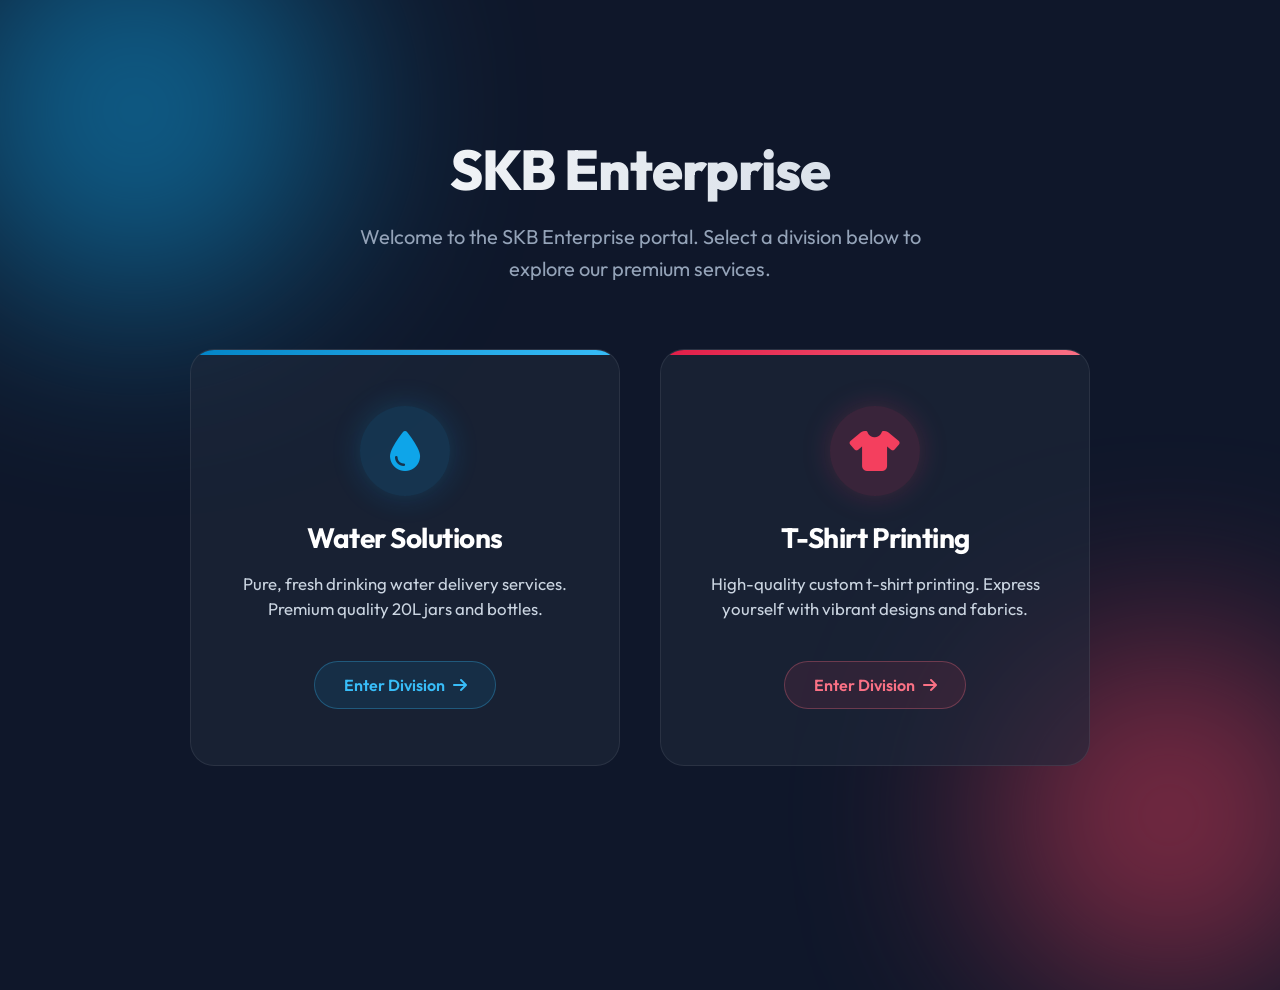
<file: index.html>
<!DOCTYPE html>
<html lang="en">

<head>
    <meta charset="UTF-8">
    <meta name="viewport" content="width=device-width, initial-scale=1.0">
    <title>SKB Enterprise Portal</title>
    <!-- Google Fonts -->
    <link rel="preconnect" href="https://fonts.googleapis.com">
    <link rel="preconnect" href="https://fonts.gstatic.com" crossorigin>
    <link href="https://fonts.googleapis.com/css2?family=Outfit:wght@300;400;500;700;800&display=swap" rel="stylesheet">
    <!-- FontAwesome for Icons -->
    <link rel="stylesheet" href="https://cdnjs.cloudflare.com/ajax/libs/font-awesome/6.4.0/css/all.min.css">
    <link rel="stylesheet" href="style.css">
</head>

<body>
    <div class="ambient-glow glow-blue"></div>
    <div class="ambient-glow glow-red"></div>

    <div class="container">
        <header>
            <h1>SKB Enterprise</h1>
            <p class="subtitle">Welcome to the SKB Enterprise portal. Select a division below to explore our premium
                services.</p>
        </header>

        <div class="portal-grid">
            <!-- Water Solutions Link -->
            <a href="SKB-Water-Solutions/index.html" class="portal-card card-water">
                <div class="icon-circle">
                    <i class="fa-solid fa-droplet"></i>
                </div>
                <h2>Water Solutions</h2>
                <p class="desc">Pure, fresh drinking water delivery services. Premium quality 20L jars and bottles.</p>
                <div class="btn-visit">
                    Enter Division <i class="fa-solid fa-arrow-right"></i>
                </div>
            </a>

            <!-- T-Shirt Printing Link -->
            <a href="t-shirt printing/index.html" class="portal-card card-tshirt">
                <div class="icon-circle">
                    <i class="fa-solid fa-shirt"></i>
                </div>
                <h2>T-Shirt Printing</h2>
                <p class="desc">High-quality custom t-shirt printing. Express yourself with vibrant designs and fabrics.
                </p>
                <div class="btn-visit">
                    Enter Division <i class="fa-solid fa-arrow-right"></i>
                </div>
            </a>
        </div>
    </div>

    <!-- Portal Interactivity Script -->
    <script src="script.js"></script>
</body>

</html>
</file>
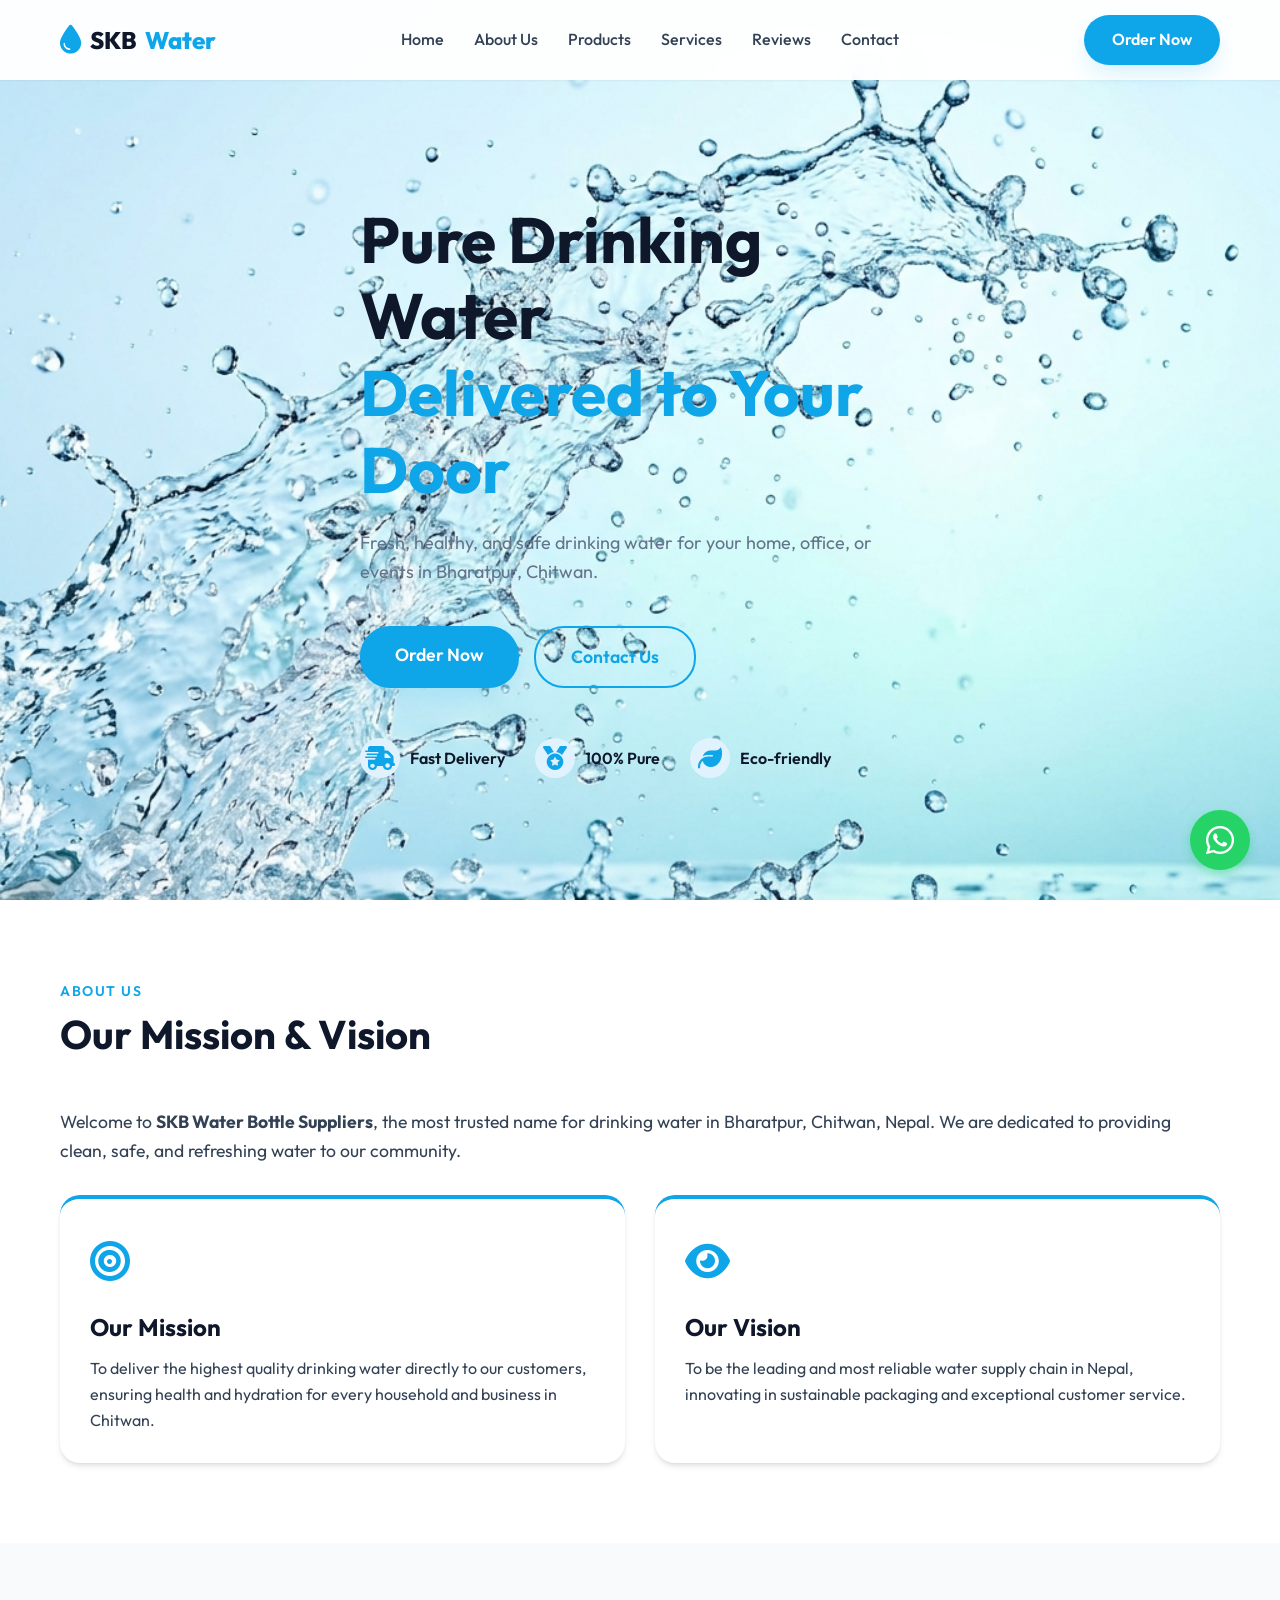
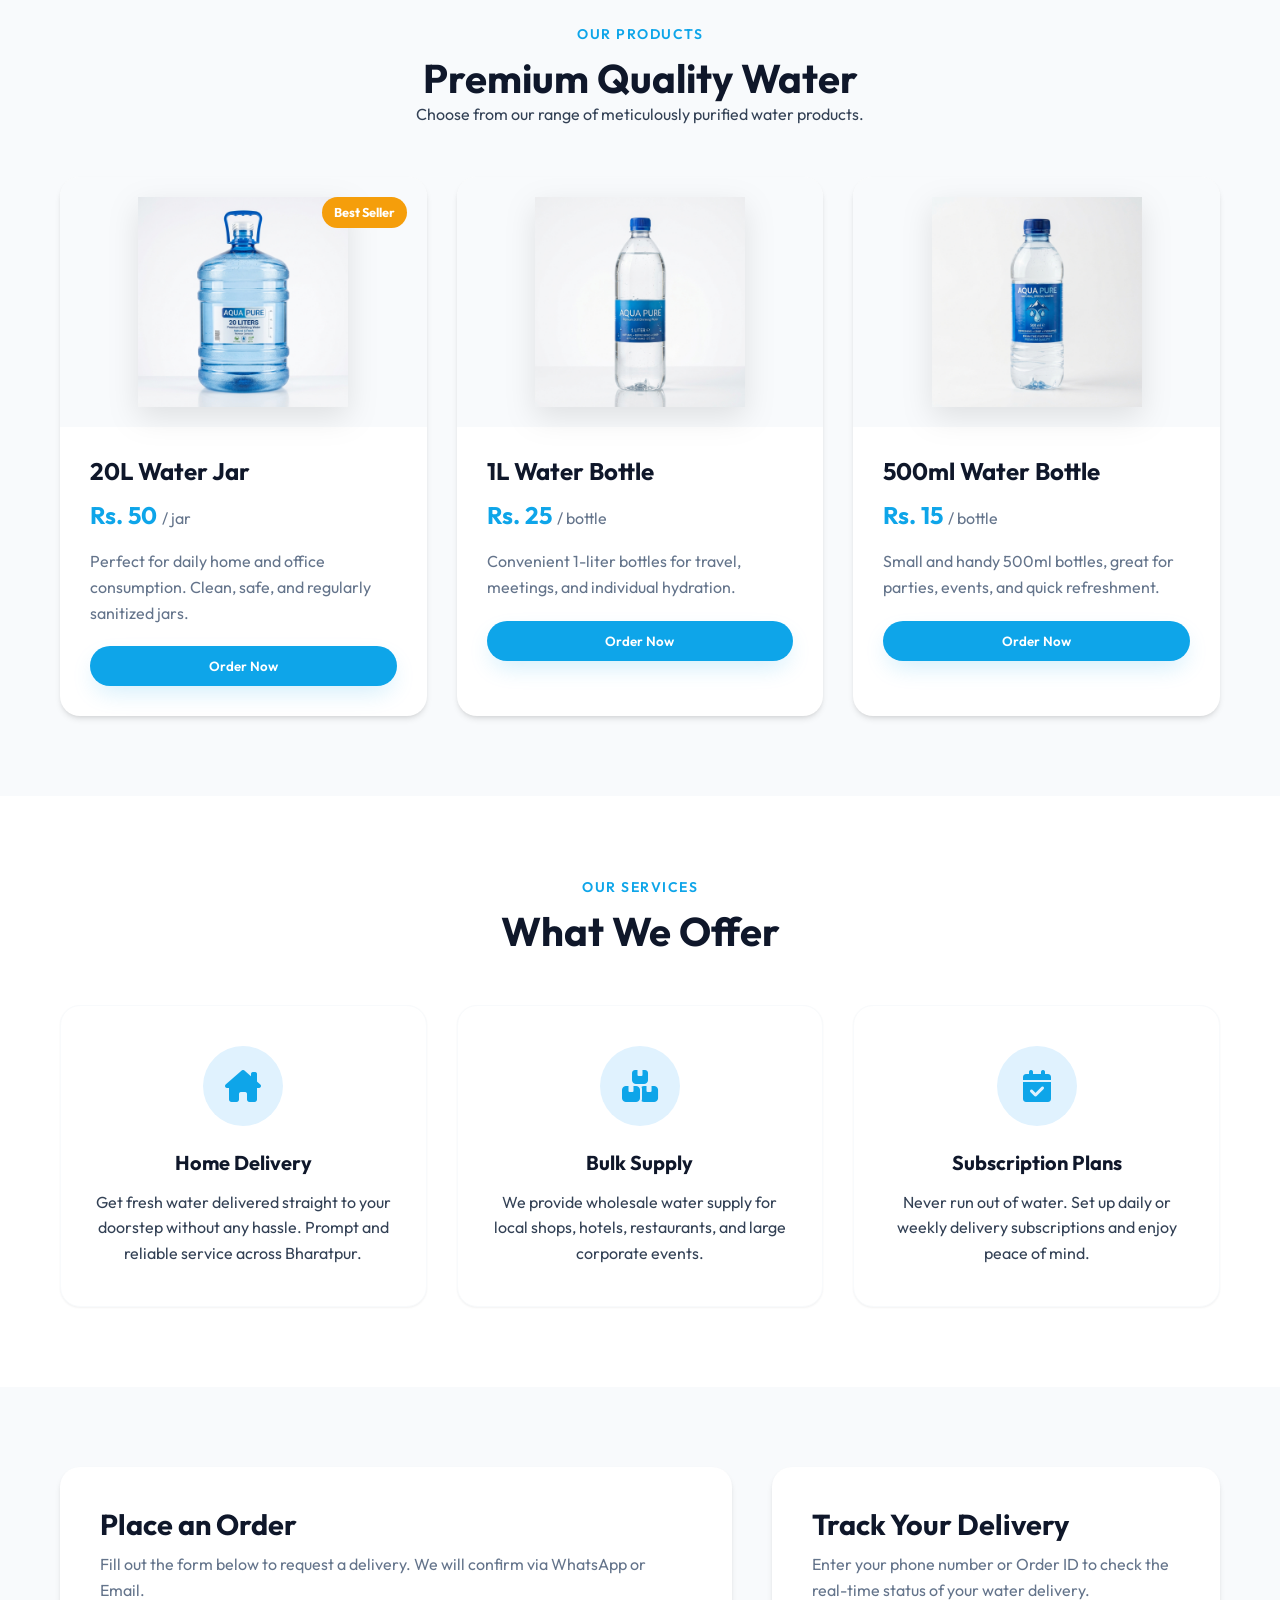
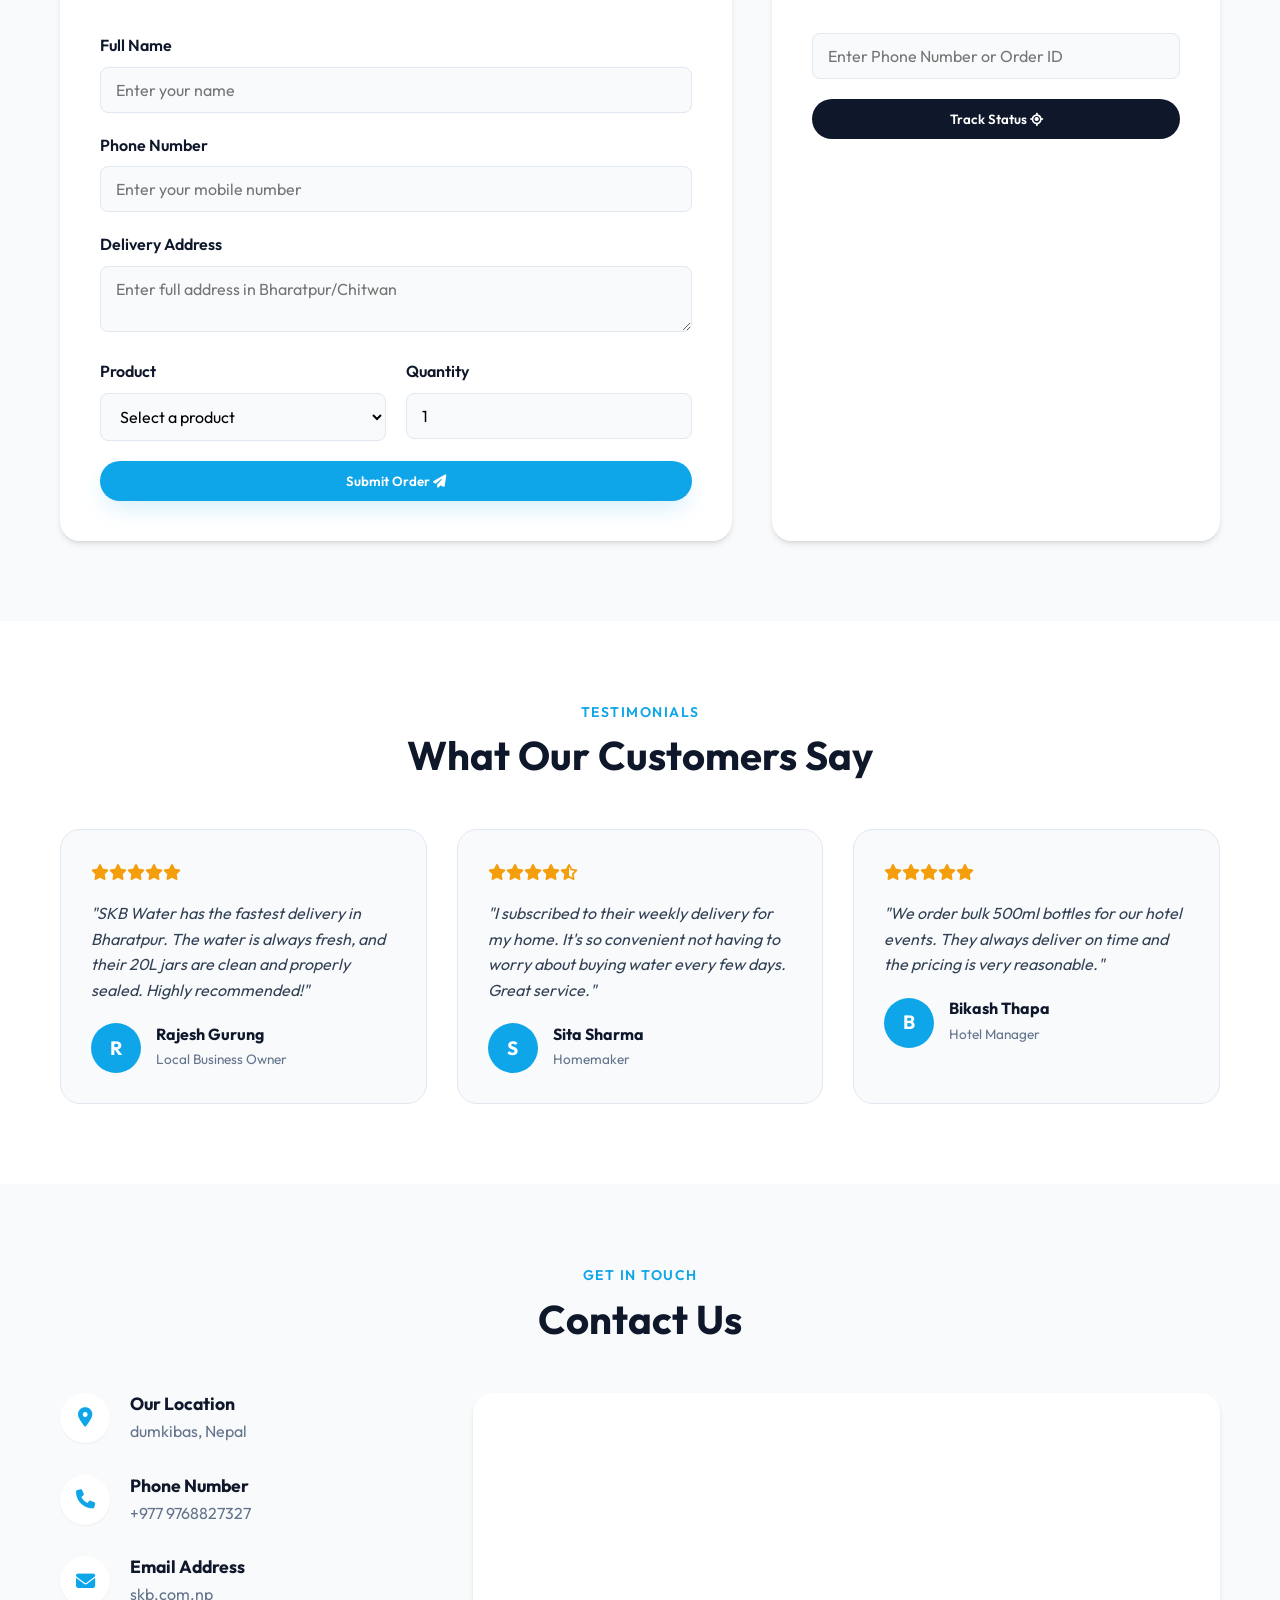
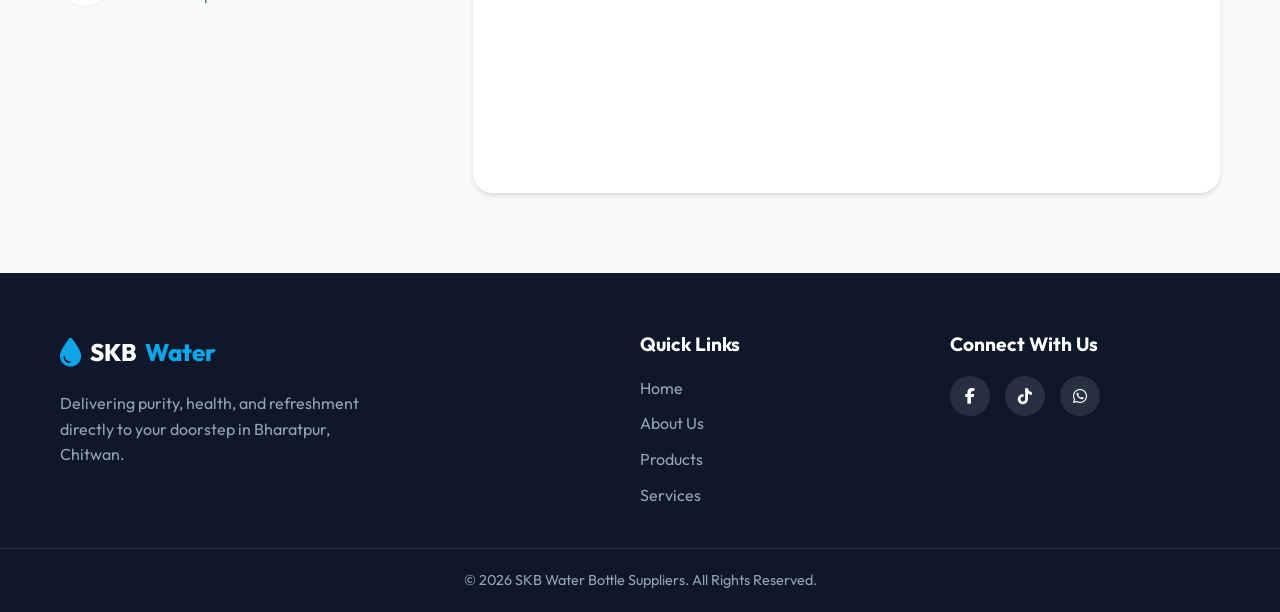
<file: SKB-Water-Solutions/index.html>
<!DOCTYPE html>
<html lang="en">

<head>
    <meta charset="UTF-8">
    <meta name="viewport" content="width=device-width, initial-scale=1.0">
    <title>SKB Water Bottle Suppliers - Pure Drinking Water in Bharatpur</title>
    <meta name="description"
        content="SKB Water Bottle Suppliers provides pure, fresh drinking water delivery in Bharatpur, Chitwan, Nepal. Order 20L jars and water bottles today.">
    <!-- Google Fonts -->
    <link rel="preconnect" href="https://fonts.googleapis.com">
    <link rel="preconnect" href="https://fonts.gstatic.com" crossorigin>
    <link href="https://fonts.googleapis.com/css2?family=Outfit:wght@300;400;500;600;700;800&display=swap"
        rel="stylesheet">
    <!-- FontAwesome for Icons -->
    <link rel="stylesheet" href="https://cdnjs.cloudflare.com/ajax/libs/font-awesome/6.4.0/css/all.min.css">
    <!-- Custom CSS -->
    <link rel="stylesheet" href="style.css">
</head>

<body>

    <!-- Header / Navigation -->
    <header class="header">
        <div class="container header-container">
            <a href="#" class="logo">
                <i class="fa-solid fa-droplet"></i>
                SKB <span>Water</span>
            </a>
            <nav class="navbar">
                <ul class="nav-links">
                    <li><a href="#home">Home</a></li>
                    <li><a href="#about">About Us</a></li>
                    <li><a href="#products">Products</a></li>
                    <li><a href="#services">Services</a></li>
                    <li><a href="#reviews">Reviews</a></li>
                    <li><a href="#contact">Contact</a></li>
                </ul>
            </nav>
            <div class="nav-buttons">
                <a href="#order" class="btn btn-primary">Order Now</a>
                <button class="mobile-menu-btn"><i class="fa-solid fa-bars"></i></button>
            </div>
        </div>
    </header>

    <!-- Hero Section -->
    <section id="home" class="hero">
        <div class="hero-bg">
            <img src="images/hero_bg.png" alt="Pure splashing water background">
            <div class="hero-overlay"></div>
        </div>
        <div class="container hero-content">
            <h1>Pure Drinking Water <br><span class="highlight">Delivered to Your Door</span></h1>
            <p>Fresh, healthy, and safe drinking water for your home, office, or events in Bharatpur, Chitwan.</p>
            <div class="hero-btns">
                <a href="#order" class="btn btn-primary btn-large">Order Now</a>
                <a href="#contact" class="btn btn-outline btn-large">Contact Us</a>
            </div>
            <div class="hero-stats">
                <div class="stat-item">
                    <i class="fa-solid fa-truck-fast"></i>
                    <span>Fast Delivery</span>
                </div>
                <div class="stat-item">
                    <i class="fa-solid fa-medal"></i>
                    <span>100% Pure</span>
                </div>
                <div class="stat-item">
                    <i class="fa-solid fa-leaf"></i>
                    <span>Eco-friendly</span>
                </div>
            </div>
        </div>
    </section>

    <!-- About Section -->
    <section id="about" class="about section-padding">
        <div class="container about-container">
            <div class="about-text">
                <div class="section-title">
                    <span class="subtitle">About Us</span>
                    <h2>Our Mission & Vision</h2>
                </div>
                <p>Welcome to <strong>SKB Water Bottle Suppliers</strong>, the most trusted name for drinking water in
                    Bharatpur, Chitwan, Nepal. We are dedicated to providing clean, safe, and refreshing water to our
                    community.</p>
                <div class="mission-vision">
                    <div class="mv-card">
                        <div class="mv-icon"><i class="fa-solid fa-bullseye"></i></div>
                        <h3>Our Mission</h3>
                        <p>To deliver the highest quality drinking water directly to our customers, ensuring health and
                            hydration for every household and business in Chitwan.</p>
                    </div>
                    <div class="mv-card">
                        <div class="mv-icon"><i class="fa-solid fa-eye"></i></div>
                        <h3>Our Vision</h3>
                        <p>To be the leading and most reliable water supply chain in Nepal, innovating in sustainable
                            packaging and exceptional customer service.</p>
                    </div>
                </div>
            </div>
        </div>
    </section>

    <!-- Products Section -->
    <section id="products" class="products section-padding bg-light">
        <div class="container">
            <div class="section-title text-center">
                <span class="subtitle">Our Products</span>
                <h2>Premium Quality Water</h2>
                <p>Choose from our range of meticulously purified water products.</p>
            </div>
            <div class="product-grid">
                <!-- Product 1 -->
                <div class="product-card">
                    <div class="product-img">
                        <img src="images/20l_jar.png" alt="20L Water Jar">
                        <span class="badge">Best Seller</span>
                    </div>
                    <div class="product-info">
                        <h3>20L Water Jar</h3>
                        <p class="price">Rs. 50 <span>/ jar</span></p>
                        <p class="desc">Perfect for daily home and office consumption. Clean, safe, and regularly
                            sanitized jars.</p>
                        <button class="btn btn-primary btn-block" onclick="selectProduct('20L Jar')">Order Now</button>
                    </div>
                </div>
                <!-- Product 2 -->
                <div class="product-card">
                    <div class="product-img">
                        <img src="images/1l_bottle.png" alt="1L Water Bottle">
                    </div>
                    <div class="product-info">
                        <h3>1L Water Bottle</h3>
                        <p class="price">Rs. 25 <span>/ bottle</span></p>
                        <p class="desc">Convenient 1-liter bottles for travel, meetings, and individual hydration.</p>
                        <button class="btn btn-primary btn-block" onclick="selectProduct('1L Bottle')">Order
                            Now</button>
                    </div>
                </div>
                <!-- Product 3 -->
                <div class="product-card">
                    <div class="product-img">
                        <img src="images/500ml_bottle.png" alt="500ml Water Bottle">
                    </div>
                    <div class="product-info">
                        <h3>500ml Water Bottle</h3>
                        <p class="price">Rs. 15 <span>/ bottle</span></p>
                        <p class="desc">Small and handy 500ml bottles, great for parties, events, and quick refreshment.
                        </p>
                        <button class="btn btn-primary btn-block" onclick="selectProduct('500ml Bottle')">Order
                            Now</button>
                    </div>
                </div>
            </div>
        </div>
    </section>

    <!-- Services Section -->
    <section id="services" class="services section-padding">
        <div class="container">
            <div class="section-title text-center">
                <span class="subtitle">Our Services</span>
                <h2>What We Offer</h2>
            </div>
            <div class="services-grid">
                <div class="service-card">
                    <div class="service-icon"><i class="fa-solid fa-house-chimney"></i></div>
                    <h3>Home Delivery</h3>
                    <p>Get fresh water delivered straight to your doorstep without any hassle. Prompt and reliable
                        service across Bharatpur.</p>
                </div>
                <div class="service-card">
                    <div class="service-icon"><i class="fa-solid fa-boxes-stacked"></i></div>
                    <h3>Bulk Supply</h3>
                    <p>We provide wholesale water supply for local shops, hotels, restaurants, and large corporate
                        events.</p>
                </div>
                <div class="service-card">
                    <div class="service-icon"><i class="fa-solid fa-calendar-check"></i></div>
                    <h3>Subscription Plans</h3>
                    <p>Never run out of water. Set up daily or weekly delivery subscriptions and enjoy peace of mind.
                    </p>
                </div>
            </div>
        </div>
    </section>

    <!-- Delivery Tracking & Order Section -->
    <section id="order" class="order-track-section section-padding bg-light">
        <div class="container">
            <div class="two-column-layout">
                <!-- Order Form -->
                <div class="order-form-wrapper box-shadow-card">
                    <h3>Place an Order</h3>
                    <p>Fill out the form below to request a delivery. We will confirm via WhatsApp or Email.</p>
                    <form id="orderForm" class="custom-form" action="https://api.web3forms.com/submit" method="POST">
                        <input type="hidden" name="access_key" value="480ceab5-21b1-4908-9e34-2603b8bf6b50">
                        <div class="form-group">
                            <label for="name">Full Name</label>
                            <input type="text" id="name" name="name" placeholder="Enter your name" required>
                        </div>
                        <div class="form-group">
                            <label for="phone">Phone Number</label>
                            <input type="tel" id="phone" name="phone" placeholder="Enter your mobile number" required>
                        </div>
                        <div class="form-group">
                            <label for="address">Delivery Address</label>
                            <textarea id="address" name="address" placeholder="Enter full address in Bharatpur/Chitwan"
                                rows="2" required></textarea>
                        </div>
                        <div class="form-row">
                            <div class="form-group half">
                                <label for="product">Product</label>
                                <select id="product" name="product" required>
                                    <option value="" disabled selected>Select a product</option>
                                    <option value="20L Jar">20L Water Jar</option>
                                    <option value="1L Bottle">1L Water Bottle</option>
                                    <option value="500ml Bottle">500ml Water Bottle</option>
                                </select>
                            </div>
                            <div class="form-group half">
                                <label for="quantity">Quantity</label>
                                <input type="number" id="quantity" name="quantity" min="1" value="1" required>
                            </div>
                        </div>
                        <button type="submit" class="btn btn-primary btn-block">Submit Order <i
                                class="fa-solid fa-paper-plane"></i></button>
                    </form>
                </div>

                <!-- Delivery Tracking -->
                <div class="tracking-wrapper box-shadow-card">
                    <h3>Track Your Delivery</h3>
                    <p>Enter your phone number or Order ID to check the real-time status of your water delivery.</p>
                    <form id="trackForm" class="custom-form tracking-form">
                        <div class="form-group">
                            <input type="text" id="trackId" placeholder="Enter Phone Number or Order ID" required>
                        </div>
                        <button type="submit" class="btn btn-secondary btn-block">Track Status <i
                                class="fa-solid fa-location-crosshairs"></i></button>
                    </form>
                    <div id="trackResult" class="track-result hidden">
                        <!-- Result injected via JS -->
                    </div>
                </div>
            </div>
        </div>
    </section>

    <!-- Reviews Section -->
    <section id="reviews" class="reviews section-padding">
        <div class="container">
            <div class="section-title text-center">
                <span class="subtitle">Testimonials</span>
                <h2>What Our Customers Say</h2>
            </div>
            <div class="reviews-grid">
                <div class="review-card">
                    <div class="stars">
                        <i class="fa-solid fa-star"></i><i class="fa-solid fa-star"></i><i
                            class="fa-solid fa-star"></i><i class="fa-solid fa-star"></i><i
                            class="fa-solid fa-star"></i>
                    </div>
                    <p class="review-text">"SKB Water has the fastest delivery in Bharatpur. The water is always fresh,
                        and their 20L jars are clean and properly sealed. Highly recommended!"</p>
                    <div class="reviewer">
                        <div class="avatar">R</div>
                        <div>
                            <h4>Rajesh Gurung</h4>
                            <span>Local Business Owner</span>
                        </div>
                    </div>
                </div>
                <div class="review-card">
                    <div class="stars">
                        <i class="fa-solid fa-star"></i><i class="fa-solid fa-star"></i><i
                            class="fa-solid fa-star"></i><i class="fa-solid fa-star"></i><i
                            class="fa-solid fa-star-half-stroke"></i>
                    </div>
                    <p class="review-text">"I subscribed to their weekly delivery for my home. It's so convenient not
                        having to worry about buying water every few days. Great service."</p>
                    <div class="reviewer">
                        <div class="avatar">S</div>
                        <div>
                            <h4>Sita Sharma</h4>
                            <span>Homemaker</span>
                        </div>
                    </div>
                </div>
                <div class="review-card">
                    <div class="stars">
                        <i class="fa-solid fa-star"></i><i class="fa-solid fa-star"></i><i
                            class="fa-solid fa-star"></i><i class="fa-solid fa-star"></i><i
                            class="fa-solid fa-star"></i>
                    </div>
                    <p class="review-text">"We order bulk 500ml bottles for our hotel events. They always deliver on
                        time and the pricing is very reasonable."</p>
                    <div class="reviewer">
                        <div class="avatar">B</div>
                        <div>
                            <h4>Bikash Thapa</h4>
                            <span>Hotel Manager</span>
                        </div>
                    </div>
                </div>
            </div>
        </div>
    </section>

    <!-- Contact Section -->
    <section id="contact" class="contact section-padding bg-light">
        <div class="container">
            <div class="section-title text-center">
                <span class="subtitle">Get In Touch</span>
                <h2>Contact Us</h2>
            </div>
            <div class="contact-grid">
                <div class="contact-info">
                    <div class="contact-item">
                        <div class="icon"><i class="fa-solid fa-location-dot"></i></div>
                        <div>
                            <h4>Our Location</h4>
                            <p>dumkibas, Nepal</p>
                        </div>
                    </div>
                    <div class="contact-item">
                        <div class="icon"><i class="fa-solid fa-phone"></i></div>
                        <div>
                            <h4>Phone Number</h4>
                            <p>+977 9768827327</p>
                        </div>
                    </div>
                    <div class="contact-item">
                        <div class="icon"><i class="fa-solid fa-envelope"></i></div>
                        <div>
                            <h4>Email Address</h4>
                            <p>skb.com.np</p>
                        </div>
                    </div>
                </div>
                <div class="contact-map box-shadow-card">
                    <!-- Google Map Embed Placeholder -->
                    <iframe
                        src="https://www.google.com/maps/embed?pb=!1m18!1m12!1m3!1d7071.8490418741785!2d83.86330241448951!3d27.595869604051952!2m3!1f0!2f0!3f0!3m2!1i1024!2i768!4f13.1!3m3!1m2!1s0x399439a541350431%3A0x67dc9d675ab4a1d!2sSKB%20t%20shirt%20printing!5e0!3m2!1sen!2snp!4v1777618627232!5m2!1sen!2snp"
                        width="100%" height="100%" style="border:0;" allowfullscreen="" loading="lazy"
                        referrerpolicy="no-referrer-when-downgrade"></iframe>
                </div>
            </div>
        </div>
    </section>

    <!-- Footer -->
    <footer class="footer">
        <div class="container footer-container">
            <div class="footer-brand">
                <a href="#" class="logo footer-logo">
                    <i class="fa-solid fa-droplet"></i>
                    SKB <span>Water</span>
                </a>
                <p>Delivering purity, health, and refreshment directly to your doorstep in Bharatpur, Chitwan.</p>
            </div>
            <div class="footer-links">
                <h3>Quick Links</h3>
                <ul>
                    <li><a href="#home">Home</a></li>
                    <li><a href="#about">About Us</a></li>
                    <li><a href="#products">Products</a></li>
                    <li><a href="#services">Services</a></li>
                </ul>
            </div>
            <div class="footer-social">
                <h3>Connect With Us</h3>
                <div class="social-icons">
                    <a href="#" class="social-icon facebook"><i class="fa-brands fa-facebook-f"></i></a>
                    <a href="#" class="social-icon tiktok"><i class="fa-brands fa-tiktok"></i></a>
                    <a href="#" class="social-icon whatsapp-icon"><i class="fa-brands fa-whatsapp"></i></a>
                </div>
            </div>
        </div>
        <div class="footer-bottom">
            <p>&copy; 2026 SKB Water Bottle Suppliers. All Rights Reserved.</p>
        </div>
    </footer>

    <!-- Floating WhatsApp Button -->
    <a href="https://wa.me/9779768827327" class="floating-whatsapp" target="_blank" aria-label="Chat on WhatsApp">
        <i class="fa-brands fa-whatsapp"></i>
    </a>

    <!-- Custom JS -->
    <script src="script.js"></script>
</body>

</html>
</file>
<file: style.css>
:root {
    --bg-color: #0f172a;
    --text-color: #f8fafc;
    --card-bg: rgba(30, 41, 59, 0.6);
    --card-hover: rgba(51, 65, 85, 0.8);
    --water-accent: #0ea5e9;
    --tshirt-accent: #f43f5e;
    --gradient-water: linear-gradient(135deg, #0284c7, #38bdf8);
    --gradient-tshirt: linear-gradient(135deg, #e11d48, #fb7185);
}

* {
    margin: 0;
    padding: 0;
    box-sizing: border-box;
}

body {
    font-family: 'Outfit', sans-serif;
    background-color: var(--bg-color);
    color: var(--text-color);
    min-height: 100vh;
    display: flex;
    flex-direction: column;
    align-items: center;
    justify-content: center;
    padding: 2rem;
    position: relative;
    overflow-x: hidden;
}

/* Ambient Background Glow */
.ambient-glow {
    position: absolute;
    border-radius: 50%;
    filter: blur(100px);
    z-index: 0;
    opacity: 0.5;
    animation: pulse 8s infinite alternate ease-in-out;
}

.glow-blue {
    width: 400px;
    height: 400px;
    background: var(--water-accent);
    top: -10%;
    left: -5%;
}

.glow-red {
    width: 350px;
    height: 350px;
    background: var(--tshirt-accent);
    bottom: -10%;
    right: -5%;
    animation-delay: -4s;
}

@keyframes pulse {
    0% {
        transform: scale(1) translate(0, 0);
        opacity: 0.4;
    }

    100% {
        transform: scale(1.2) translate(30px, 40px);
        opacity: 0.6;
    }
}

.container {
    position: relative;
    z-index: 1;
    width: 100%;
    max-width: 900px;
    text-align: center;
}

header {
    margin-bottom: 4rem;
    animation: fadeInDown 1s ease-out forwards;
}

@keyframes fadeInDown {
    from {
        opacity: 0;
        transform: translateY(-30px);
    }

    to {
        opacity: 1;
        transform: translateY(0);
    }
}

h1 {
    font-size: 3.5rem;
    font-weight: 800;
    margin-bottom: 1rem;
    background: linear-gradient(to right, #ffffff, #cbd5e1);
    -webkit-background-clip: text;
    background-clip: text;
    -webkit-text-fill-color: transparent;
    color: transparent;
    letter-spacing: -1px;
}

.subtitle {
    font-size: 1.25rem;
    color: #94a3b8;
    max-width: 600px;
    margin: 0 auto;
    line-height: 1.6;
}

.portal-grid {
    display: grid;
    grid-template-columns: repeat(auto-fit, minmax(320px, 1fr));
    gap: 2.5rem;
    animation: fadeInUp 1s ease-out 0.3s forwards;
    opacity: 0;
}

@keyframes fadeInUp {
    from {
        opacity: 0;
        transform: translateY(30px);
    }

    to {
        opacity: 1;
        transform: translateY(0);
    }
}

.portal-card {
    background: var(--card-bg);
    backdrop-filter: blur(12px);
    -webkit-backdrop-filter: blur(12px);
    border: 1px solid rgba(255, 255, 255, 0.08);
    border-radius: 24px;
    padding: 3.5rem 2.5rem;
    text-decoration: none;
    color: white;
    display: flex;
    flex-direction: column;
    align-items: center;
    justify-content: center;
    transition: all 0.4s cubic-bezier(0.175, 0.885, 0.32, 1.275);
    position: relative;
    overflow: hidden;
}

.portal-card::after {
    content: '';
    position: absolute;
    top: 0;
    left: 0;
    width: 100%;
    height: 5px;
    transition: height 0.3s ease;
}

.card-water::after {
    background: var(--gradient-water);
}

.card-tshirt::after {
    background: var(--gradient-tshirt);
}

.portal-card:hover {
    transform: translateY(-12px);
    background: var(--card-hover);
    box-shadow: 0 25px 50px -12px rgba(0, 0, 0, 0.5);
    border-color: rgba(255, 255, 255, 0.15);
}

.portal-card:hover::after {
    height: 10px;
}

.icon-circle {
    width: 90px;
    height: 90px;
    border-radius: 50%;
    display: flex;
    align-items: center;
    justify-content: center;
    font-size: 2.5rem;
    margin-bottom: 1.5rem;
    transition: transform 0.5s ease;
    position: relative;
}

.card-water .icon-circle {
    background: rgba(14, 165, 233, 0.15);
    color: var(--water-accent);
    box-shadow: 0 0 30px rgba(14, 165, 233, 0.2);
}

.card-tshirt .icon-circle {
    background: rgba(244, 63, 94, 0.15);
    color: var(--tshirt-accent);
    box-shadow: 0 0 30px rgba(244, 63, 94, 0.2);
}

.portal-card:hover .icon-circle {
    transform: scale(1.1) rotate(5deg);
}

h2 {
    font-size: 1.75rem;
    font-weight: 700;
    margin-bottom: 1rem;
    letter-spacing: -0.5px;
}

.desc {
    color: #cbd5e1;
    font-size: 1.05rem;
    line-height: 1.5;
    margin-bottom: 2.5rem;
    text-align: center;
}

.btn-visit {
    display: inline-flex;
    align-items: center;
    gap: 0.5rem;
    padding: 0.8rem 1.8rem;
    border-radius: 50px;
    font-weight: 600;
    font-size: 1rem;
    transition: all 0.3s ease;
    position: relative;
    overflow: hidden;
    z-index: 1;
}

.btn-visit::before {
    content: '';
    position: absolute;
    top: 0;
    left: 0;
    right: 0;
    bottom: 0;
    z-index: -1;
    transition: opacity 0.3s ease;
}

.card-water .btn-visit {
    background: rgba(14, 165, 233, 0.1);
    color: #38bdf8;
    border: 1px solid rgba(56, 189, 248, 0.3);
}

.card-water .btn-visit::before {
    background: var(--gradient-water);
    opacity: 0;
}

.card-tshirt .btn-visit {
    background: rgba(244, 63, 94, 0.1);
    color: #fb7185;
    border: 1px solid rgba(251, 113, 133, 0.3);
}

.card-tshirt .btn-visit::before {
    background: var(--gradient-tshirt);
    opacity: 0;
}

.portal-card:hover .btn-visit {
    color: white;
    border-color: transparent;
    box-shadow: 0 10px 20px rgba(0, 0, 0, 0.2);
}

.portal-card:hover .btn-visit::before {
    opacity: 1;
}

.portal-card:hover .btn-visit i {
    transform: translateX(4px);
}

.btn-visit i {
    transition: transform 0.3s ease;
}

@media (max-width: 768px) {
    body {
        padding: 1.5rem 1rem;
        justify-content: flex-start;
        padding-top: 3rem;
    }

    header {
        margin-bottom: 2.5rem;
    }

    h1 {
        font-size: 2.2rem;
    }

    .subtitle {
        font-size: 1rem;
        padding: 0 0.5rem;
    }

    .portal-grid {
        grid-template-columns: 1fr;
        gap: 1.5rem;
    }

    .portal-card {
        padding: 2rem 1.5rem;
    }

    .glow-blue {
        width: 250px;
        height: 250px;
    }

    .glow-red {
        width: 200px;
        height: 200px;
    }

    .icon-circle {
        width: 75px;
        height: 75px;
        font-size: 2rem;
        margin-bottom: 1rem;
    }

    h2 {
        font-size: 1.5rem;
    }

    .desc {
        font-size: 0.95rem;
        margin-bottom: 1.5rem;
    }
}

@media (max-width: 400px) {
    h1 {
        font-size: 1.8rem;
    }

    .portal-card {
        padding: 1.5rem 1rem;
    }

    .btn-visit {
        width: 100%;
        justify-content: center;
    }
}
</file>
<file: SKB-Water-Solutions/style.css>
/* 
  SKB Water Bottle Suppliers - Global Styles
  Design System & Tokens
*/

:root {
  /* Color Palette - Fresh Water Theme */
  --primary: #0ea5e9; /* Light Ocean Blue */
  --primary-dark: #0284c7;
  --primary-light: #e0f2fe;
  --secondary: #0f172a; /* Deep Navy for text */
  --accent: #38bdf8;
  
  --bg-color: #ffffff;
  --bg-light: #f8fafc;
  --text-main: #334155;
  --text-muted: #64748b;
  --white: #ffffff;
  
  /* Status Colors */
  --success: #10b981;
  --warning: #f59e0b;
  
  /* Typography */
  --font-main: 'Outfit', sans-serif;
  
  /* Shadows & Effects */
  --shadow-sm: 0 1px 2px 0 rgb(0 0 0 / 0.05);
  --shadow-md: 0 4px 6px -1px rgb(0 0 0 / 0.1), 0 2px 4px -2px rgb(0 0 0 / 0.1);
  --shadow-lg: 0 10px 15px -3px rgb(0 0 0 / 0.1), 0 4px 6px -4px rgb(0 0 0 / 0.1);
  --shadow-water: 0 10px 25px -5px rgba(14, 165, 233, 0.2);
  
  /* Transitions */
  --transition: all 0.3s cubic-bezier(0.4, 0, 0.2, 1);
  --border-radius: 12px;
  --border-radius-lg: 20px;
}

/* Base Reset */
* {
  margin: 0;
  padding: 0;
  box-sizing: border-box;
}

html {
  scroll-behavior: smooth;
  scroll-padding-top: 100px;
}

body {
  font-family: var(--font-main);
  background-color: var(--bg-color);
  color: var(--text-main);
  line-height: 1.6;
  overflow-x: hidden;
}

h1, h2, h3, h4, h5, h6 {
  color: var(--secondary);
  font-weight: 700;
  line-height: 1.2;
}

a {
  text-decoration: none;
  color: inherit;
  transition: var(--transition);
}

ul {
  list-style: none;
}

img {
  max-width: 100%;
  height: auto;
  display: block;
}

/* Layout Utilities */
.container {
  width: 100%;
  max-width: 1200px;
  margin: 0 auto;
  padding: 0 20px;
}

.section-padding {
  padding: 80px 0;
}

.bg-light {
  background-color: var(--bg-light);
}

.text-center {
  text-align: center;
}

/* Typography Utilities */
.section-title {
  margin-bottom: 50px;
}

.section-title .subtitle {
  color: var(--primary);
  font-weight: 600;
  text-transform: uppercase;
  letter-spacing: 1.5px;
  font-size: 0.875rem;
  display: block;
  margin-bottom: 8px;
}

.section-title h2 {
  font-size: 2.5rem;
}

/* Buttons */
.btn {
  display: inline-block;
  padding: 12px 28px;
  border-radius: 30px;
  font-weight: 600;
  font-family: var(--font-main);
  cursor: pointer;
  border: none;
  transition: var(--transition);
  text-align: center;
}

.btn-primary {
  background-color: var(--primary);
  color: var(--white);
  box-shadow: var(--shadow-water);
}

.btn-primary:hover {
  background-color: var(--primary-dark);
  transform: translateY(-2px);
  box-shadow: 0 15px 30px -5px rgba(14, 165, 233, 0.3);
}

.btn-secondary {
  background-color: var(--secondary);
  color: var(--white);
}

.btn-secondary:hover {
  background-color: #000;
  transform: translateY(-2px);
}

.btn-outline {
  background-color: transparent;
  color: var(--primary);
  border: 2px solid var(--primary);
}

.btn-outline:hover {
  background-color: var(--primary);
  color: var(--white);
}

.btn-large {
  padding: 15px 35px;
  font-size: 1.1rem;
}

.btn-block {
  display: block;
  width: 100%;
}

/* Header & Navigation */
.header {
  position: fixed;
  top: 0;
  left: 0;
  width: 100%;
  background: rgba(255, 255, 255, 0.95);
  backdrop-filter: blur(10px);
  z-index: 1000;
  box-shadow: var(--shadow-sm);
  padding: 15px 0;
  transition: var(--transition);
}

.header-container {
  display: flex;
  justify-content: space-between;
  align-items: center;
}

.logo {
  font-size: 1.5rem;
  font-weight: 800;
  color: var(--secondary);
  display: flex;
  align-items: center;
  gap: 8px;
}

.logo i {
  color: var(--primary);
  font-size: 1.8rem;
}

.logo span {
  color: var(--primary);
}

.nav-links {
  display: flex;
  gap: 30px;
}

.nav-links a {
  font-weight: 500;
  color: var(--text-main);
}

.nav-links a:hover {
  color: var(--primary);
}

.nav-buttons {
  display: flex;
  align-items: center;
  gap: 15px;
}

.mobile-menu-btn {
  display: none;
  background: none;
  border: none;
  font-size: 1.5rem;
  color: var(--secondary);
  cursor: pointer;
  margin-left: 15px;
}

/* Hero Section */
.hero {
  position: relative;
  min-height: 100vh;
  display: flex;
  align-items: center;
  padding-top: 80px;
  overflow: hidden;
}

.hero-bg {
  position: absolute;
  top: 0;
  left: 0;
  width: 100%;
  height: 100%;
  z-index: -2;
}

.hero-bg img {
  width: 100%;
  height: 100%;
  object-fit: cover;
  object-position: center;
}

.hero-overlay {
  position: absolute;
  top: 0;
  left: 0;
  width: 100%;
  height: 100%;
  background: linear-gradient(90deg, rgba(255,255,255,0.95) 0%, rgba(255,255,255,0.8) 50%, rgba(255,255,255,0.2) 100%);
  z-index: -1;
}

.hero-content {
  max-width: 600px;
}

.hero h1 {
  font-size: 4rem;
  margin-bottom: 20px;
}

.hero .highlight {
  color: var(--primary);
}

.hero p {
  font-size: 1.125rem;
  color: var(--text-muted);
  margin-bottom: 40px;
}

.hero-btns {
  display: flex;
  gap: 15px;
  margin-bottom: 50px;
  flex-wrap: wrap;
}

.hero-stats {
  display: flex;
  gap: 30px;
}

.stat-item {
  display: flex;
  align-items: center;
  gap: 10px;
  font-weight: 600;
  color: var(--secondary);
}

.stat-item i {
  color: var(--primary);
  font-size: 1.5rem;
  background: var(--primary-light);
  width: 40px;
  height: 40px;
  border-radius: 50%;
  display: flex;
  align-items: center;
  justify-content: center;
}

/* About Section */
.about-container {
  display: grid;
  grid-template-columns: 1fr;
  gap: 40px;
}

.about-text > p {
  font-size: 1.1rem;
  margin-bottom: 30px;
}

.mission-vision {
  display: grid;
  grid-template-columns: repeat(auto-fit, minmax(250px, 1fr));
  gap: 30px;
}

.mv-card {
  background: var(--white);
  padding: 30px;
  border-radius: var(--border-radius-lg);
  box-shadow: var(--shadow-md);
  border-top: 4px solid var(--primary);
  transition: var(--transition);
}

.mv-card:hover {
  transform: translateY(-5px);
  box-shadow: var(--shadow-lg);
}

.mv-icon {
  font-size: 2.5rem;
  color: var(--primary);
  margin-bottom: 20px;
}

.mv-card h3 {
  margin-bottom: 15px;
  font-size: 1.5rem;
}

/* Products Section */
.product-grid {
  display: grid;
  grid-template-columns: repeat(auto-fit, minmax(300px, 1fr));
  gap: 30px;
}

.product-card {
  background: var(--white);
  border-radius: var(--border-radius-lg);
  overflow: hidden;
  box-shadow: var(--shadow-md);
  transition: var(--transition);
  position: relative;
}

.product-card:hover {
  transform: translateY(-10px);
  box-shadow: var(--shadow-lg);
}

.product-img {
  height: 250px;
  background: var(--bg-light);
  padding: 20px;
  display: flex;
  align-items: center;
  justify-content: center;
  position: relative;
}

.product-img img {
  max-height: 100%;
  filter: drop-shadow(0 10px 15px rgba(0,0,0,0.1));
  transition: transform 0.5s ease;
}

.product-card:hover .product-img img {
  transform: scale(1.05);
}

.badge {
  position: absolute;
  top: 20px;
  right: 20px;
  background: var(--warning);
  color: var(--white);
  padding: 5px 12px;
  border-radius: 20px;
  font-size: 0.8rem;
  font-weight: 700;
}

.product-info {
  padding: 30px;
}

.product-info h3 {
  font-size: 1.5rem;
  margin-bottom: 10px;
}

.product-info .price {
  font-size: 1.5rem;
  font-weight: 700;
  color: var(--primary);
  margin-bottom: 15px;
}

.product-info .price span {
  font-size: 1rem;
  color: var(--text-muted);
  font-weight: 400;
}

.product-info .desc {
  color: var(--text-muted);
  margin-bottom: 20px;
  min-height: 50px;
}

/* Services Section */
.services-grid {
  display: grid;
  grid-template-columns: repeat(auto-fit, minmax(300px, 1fr));
  gap: 30px;
}

.service-card {
  background: var(--white);
  padding: 40px 30px;
  border-radius: var(--border-radius-lg);
  box-shadow: var(--shadow-sm);
  text-align: center;
  transition: var(--transition);
  border: 1px solid var(--bg-light);
}

.service-card:hover {
  box-shadow: var(--shadow-md);
  transform: translateY(-5px);
  border-color: var(--primary-light);
}

.service-icon {
  width: 80px;
  height: 80px;
  background: var(--primary-light);
  border-radius: 50%;
  display: flex;
  align-items: center;
  justify-content: center;
  margin: 0 auto 25px;
  font-size: 2rem;
  color: var(--primary);
  transition: var(--transition);
}

.service-card:hover .service-icon {
  background: var(--primary);
  color: var(--white);
}

.service-card h3 {
  margin-bottom: 15px;
  font-size: 1.25rem;
}

/* Forms & Orders */
.two-column-layout {
  display: grid;
  grid-template-columns: 3fr 2fr;
  gap: 40px;
}

.box-shadow-card {
  background: var(--white);
  padding: 40px;
  border-radius: var(--border-radius-lg);
  box-shadow: var(--shadow-md);
}

.box-shadow-card h3 {
  margin-bottom: 10px;
  font-size: 1.8rem;
}

.box-shadow-card > p {
  color: var(--text-muted);
  margin-bottom: 30px;
}

.custom-form .form-group {
  margin-bottom: 20px;
}

.custom-form .form-row {
  display: flex;
  gap: 20px;
}

.custom-form .form-group.half {
  flex: 1;
}

.custom-form label {
  display: block;
  font-weight: 600;
  margin-bottom: 8px;
  color: var(--secondary);
}

.custom-form input,
.custom-form select,
.custom-form textarea {
  width: 100%;
  padding: 12px 15px;
  border: 1px solid #e2e8f0;
  border-radius: 8px;
  font-family: var(--font-main);
  font-size: 1rem;
  transition: var(--transition);
  background: #f8fafc;
}

.custom-form input:focus,
.custom-form select:focus,
.custom-form textarea:focus {
  outline: none;
  border-color: var(--primary);
  box-shadow: 0 0 0 3px var(--primary-light);
  background: var(--white);
}

/* Tracking Result */
.track-result {
  margin-top: 25px;
  padding: 20px;
  border-radius: 8px;
  background: var(--primary-light);
  border-left: 4px solid var(--primary);
}

.track-result.hidden {
  display: none;
}

.track-result h4 {
  color: var(--primary-dark);
  margin-bottom: 10px;
}

.status-steps {
  display: flex;
  justify-content: space-between;
  margin-top: 20px;
  position: relative;
}

.status-steps::before {
  content: '';
  position: absolute;
  top: 15px;
  left: 10%;
  right: 10%;
  height: 2px;
  background: #cbd5e1;
  z-index: 1;
}

.step {
  position: relative;
  z-index: 2;
  display: flex;
  flex-direction: column;
  align-items: center;
  gap: 8px;
  font-size: 0.8rem;
  font-weight: 600;
  color: var(--text-muted);
}

.step .dot {
  width: 30px;
  height: 30px;
  border-radius: 50%;
  background: #e2e8f0;
  display: flex;
  align-items: center;
  justify-content: center;
  color: var(--white);
  font-size: 0.8rem;
}

.step.active .dot {
  background: var(--primary);
}

.step.active {
  color: var(--primary);
}

/* Reviews Section */
.reviews-grid {
  display: grid;
  grid-template-columns: repeat(auto-fit, minmax(300px, 1fr));
  gap: 30px;
}

.review-card {
  background: var(--bg-light);
  padding: 30px;
  border-radius: var(--border-radius-lg);
  border: 1px solid #e2e8f0;
}

.stars {
  color: var(--warning);
  margin-bottom: 15px;
}

.review-text {
  font-style: italic;
  margin-bottom: 20px;
  color: var(--text-main);
}

.reviewer {
  display: flex;
  align-items: center;
  gap: 15px;
}

.reviewer .avatar {
  width: 50px;
  height: 50px;
  background: var(--primary);
  color: var(--white);
  border-radius: 50%;
  display: flex;
  align-items: center;
  justify-content: center;
  font-weight: 700;
  font-size: 1.2rem;
}

.reviewer h4 {
  font-size: 1rem;
  margin-bottom: 2px;
}

.reviewer span {
  font-size: 0.85rem;
  color: var(--text-muted);
}

/* Contact Section */
.contact-grid {
  display: grid;
  grid-template-columns: 1fr 2fr;
  gap: 40px;
}

.contact-info {
  display: flex;
  flex-direction: column;
  gap: 30px;
}

.contact-item {
  display: flex;
  gap: 20px;
  align-items: flex-start;
}

.contact-item .icon {
  width: 50px;
  height: 50px;
  background: var(--white);
  box-shadow: var(--shadow-sm);
  border-radius: 50%;
  display: flex;
  align-items: center;
  justify-content: center;
  font-size: 1.2rem;
  color: var(--primary);
  flex-shrink: 0;
}

.contact-item h4 {
  margin-bottom: 5px;
  font-size: 1.1rem;
}

.contact-item p {
  color: var(--text-muted);
}

.contact-map {
  height: 400px;
  padding: 0;
  overflow: hidden;
}

/* Footer */
.footer {
  background: var(--secondary);
  color: #94a3b8;
  padding-top: 60px;
}

.footer-container {
  display: grid;
  grid-template-columns: 2fr 1fr 1fr;
  gap: 40px;
  margin-bottom: 40px;
}

.footer-logo {
  color: var(--white);
  margin-bottom: 20px;
}

.footer-brand p {
  max-width: 300px;
}

.footer h3 {
  color: var(--white);
  margin-bottom: 20px;
  font-size: 1.2rem;
}

.footer-links ul {
  display: flex;
  flex-direction: column;
  gap: 10px;
}

.footer-links a:hover {
  color: var(--primary);
  padding-left: 5px;
}

.social-icons {
  display: flex;
  gap: 15px;
}

.social-icon {
  width: 40px;
  height: 40px;
  background: rgba(255,255,255,0.1);
  border-radius: 50%;
  display: flex;
  align-items: center;
  justify-content: center;
  color: var(--white);
}

.social-icon:hover {
  background: var(--primary);
  transform: translateY(-3px);
}

.footer-bottom {
  text-align: center;
  padding: 20px 0;
  border-top: 1px solid rgba(255,255,255,0.1);
  font-size: 0.9rem;
}

/* Floating WhatsApp */
.floating-whatsapp {
  position: fixed;
  bottom: 30px;
  right: 30px;
  width: 60px;
  height: 60px;
  background: #25D366;
  color: white;
  border-radius: 50%;
  display: flex;
  align-items: center;
  justify-content: center;
  font-size: 2rem;
  box-shadow: 0 4px 10px rgba(37, 211, 102, 0.4);
  z-index: 1000;
  transition: var(--transition);
}

.floating-whatsapp:hover {
  transform: scale(1.1);
  background: #128C7E;
}

/* Responsive Design */
@media (max-width: 992px) {
  .hero h1 {
    font-size: 3rem;
  }
  .two-column-layout {
    grid-template-columns: 1fr;
  }
  .contact-grid {
    grid-template-columns: 1fr;
  }
}

@media (max-width: 768px) {
  .nav-links {
    display: none;
    position: absolute;
    top: 100%;
    left: 0;
    width: 100%;
    background: var(--white);
    flex-direction: column;
    padding: 20px;
    box-shadow: var(--shadow-md);
    gap: 15px;
    text-align: center;
  }
  
  .nav-links.active {
    display: flex;
  }
  
  .nav-buttons .btn {
    padding: 8px 16px;
    font-size: 0.9rem;
  }
  
  .mobile-menu-btn {
    display: block;
    margin-left: 0;
  }
  
  .hero {
    padding-top: 140px;
  }
  
  .hero h1 {
    font-size: 2.5rem;
  }
  
  .hero-overlay {
    background: linear-gradient(180deg, rgba(255,255,255,0.85) 0%, rgba(255,255,255,0.95) 100%);
  }
  
  .hero-stats {
    flex-direction: column;
    gap: 15px;
    padding-left: 10px;
  }
  
  .footer-container {
    grid-template-columns: 1fr;
  }
  
  .custom-form .form-row {
    flex-direction: column;
    gap: 0;
  }
  
  .floating-whatsapp {
    width: 50px;
    height: 50px;
    font-size: 1.5rem;
    bottom: 20px;
    right: 20px;
  }
}
</file>
